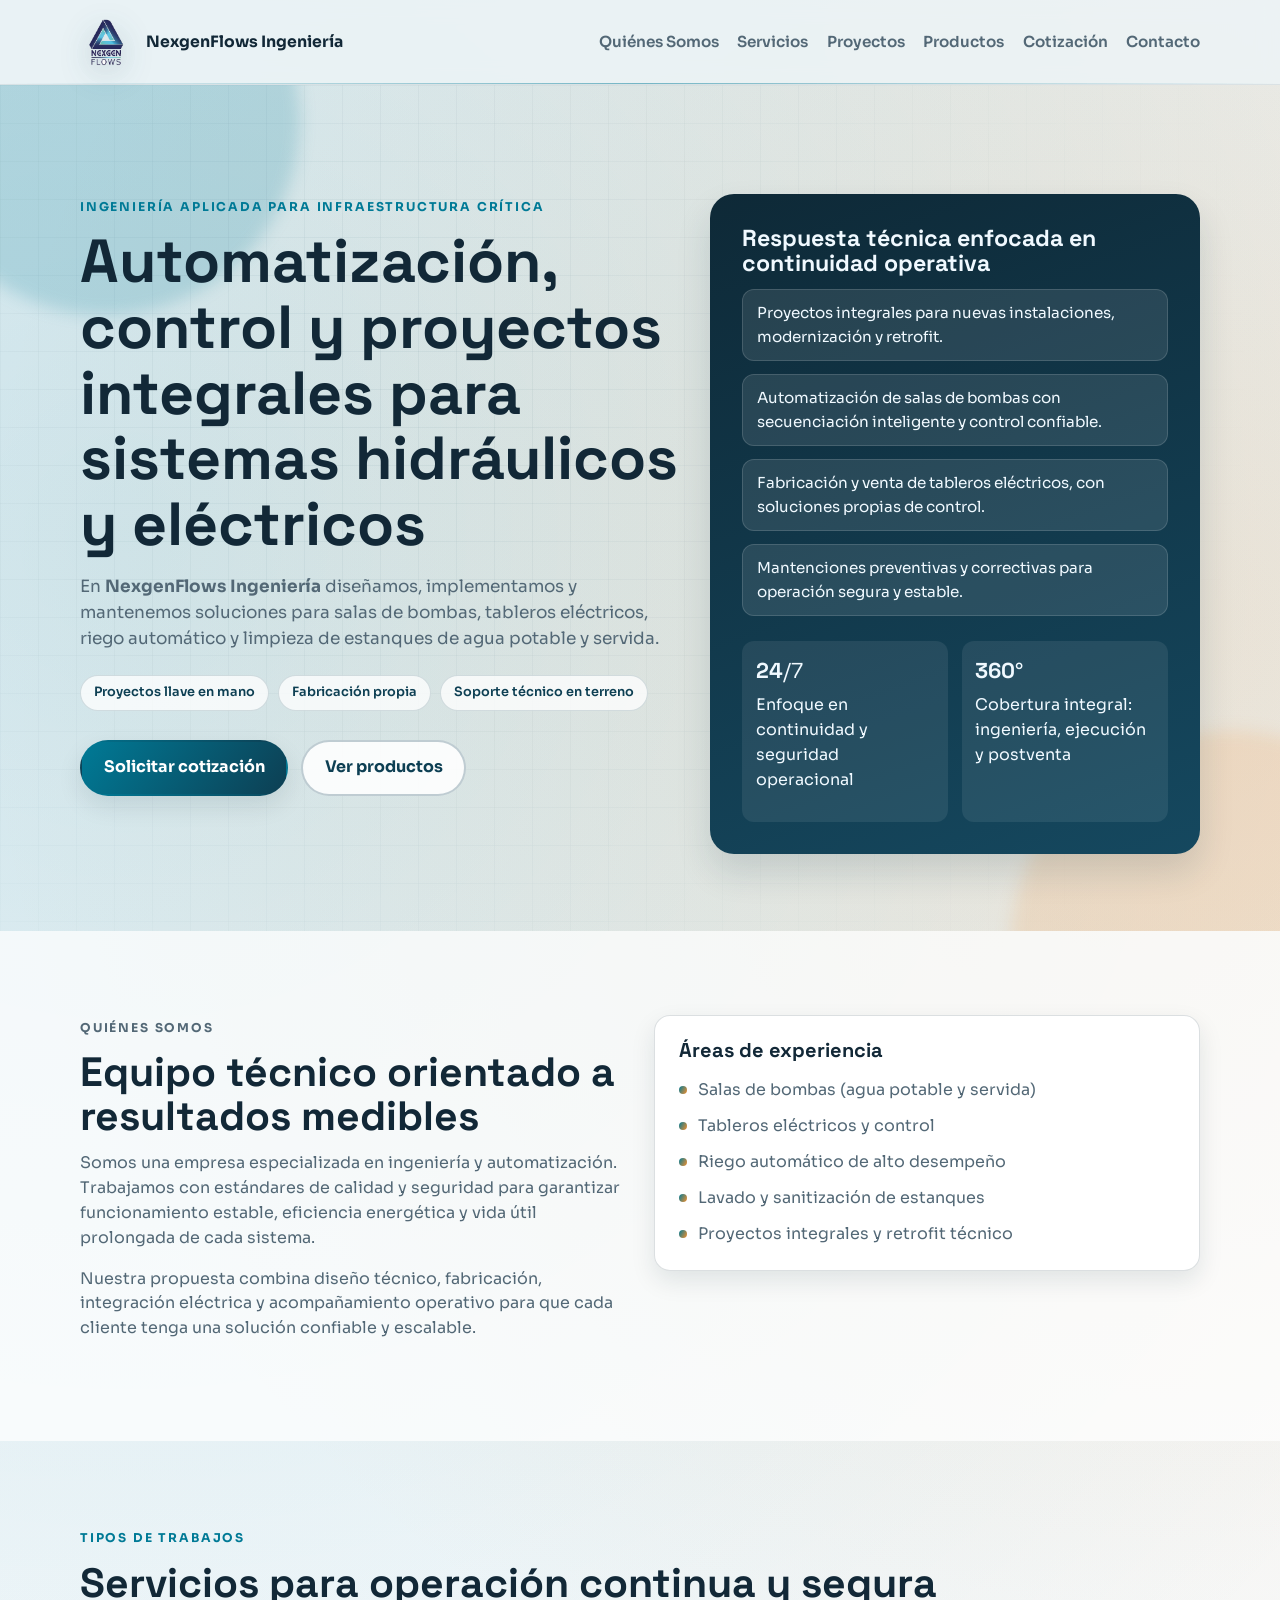
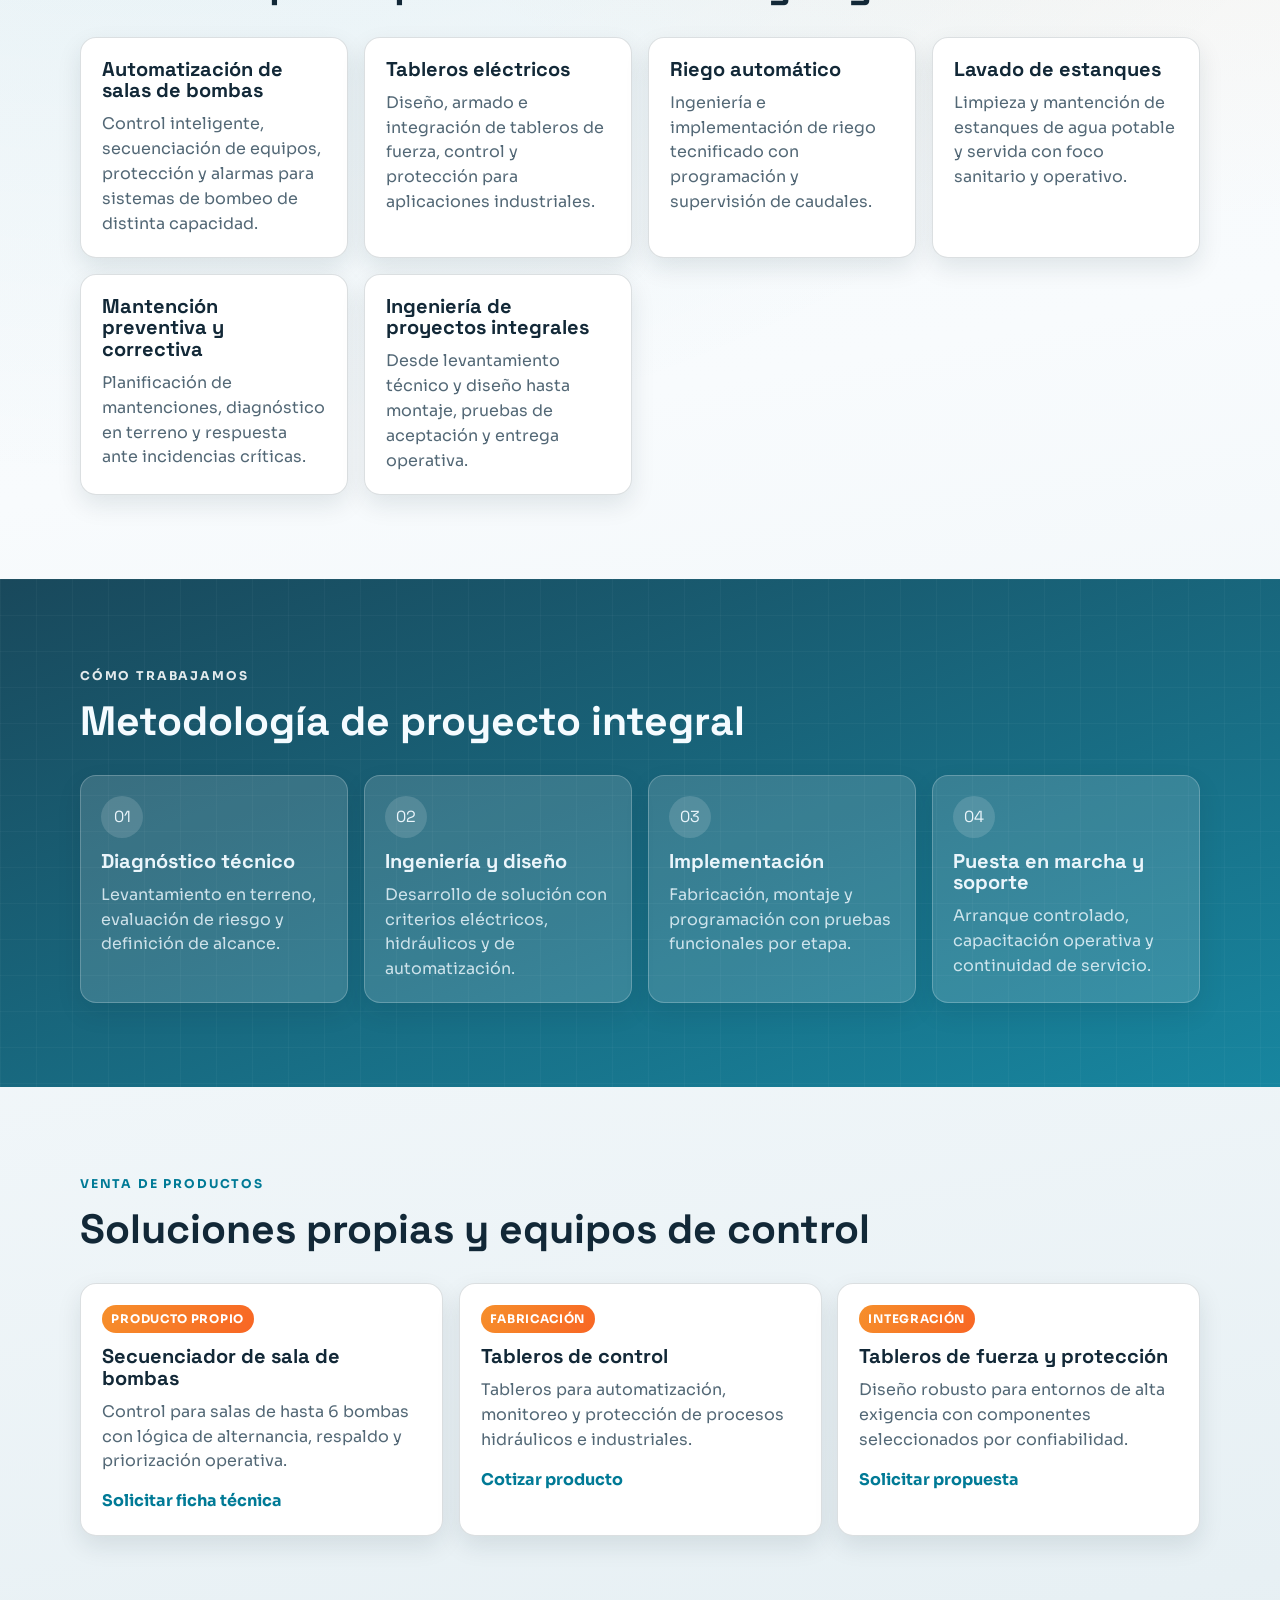
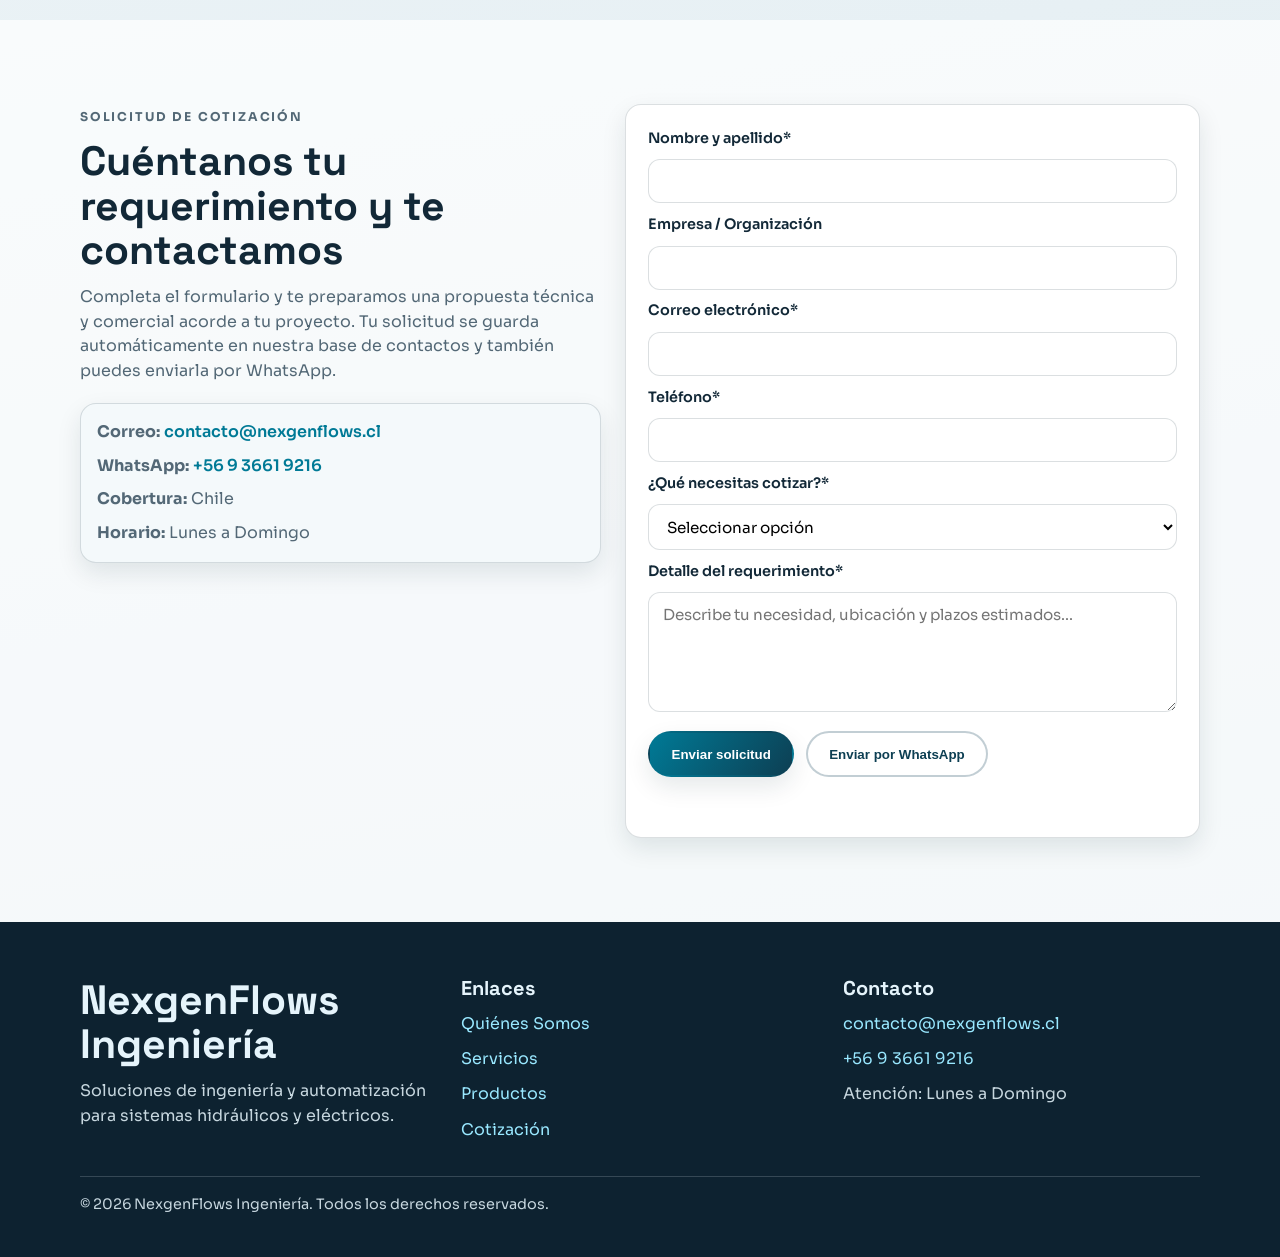
<file: index.html>
<!DOCTYPE html>
<html lang="es">
<head>
  <meta charset="UTF-8">
  <meta name="viewport" content="width=device-width, initial-scale=1.0">
  <meta name="description" content="NexgenFlows Ingeniería: proyectos integrales, automatización, mantenciones de salas de bombas, tableros eléctricos, riego automático y lavado de estanques.">
  <meta name="keywords" content="ingeniería, automatización, salas de bombas, tableros eléctricos, riego automático, lavado de estanques, secuenciador de bombas">
  <meta name="author" content="NexgenFlows Ingeniería">
  <meta name="theme-color" content="#0E2937">
  <meta property="og:type" content="website">
  <meta property="og:title" content="NexgenFlows Ingeniería">
  <meta property="og:description" content="Ingeniería, automatización y proyectos integrales para sistemas hidráulicos y eléctricos.">
  <meta property="og:url" content="https://www.nexgenflows.cl/">
  <meta property="og:image" content="https://www.nexgenflows.cl/assets/og-image.svg">
  <meta property="twitter:card" content="summary_large_image">
  <meta property="twitter:title" content="NexgenFlows Ingeniería">
  <meta property="twitter:description" content="Proyectos integrales, automatización y soluciones técnicas para infraestructura crítica.">
  <meta property="twitter:image" content="https://www.nexgenflows.cl/assets/og-image.svg">
  <link rel="canonical" href="https://www.nexgenflows.cl/">
  <link rel="icon" type="image/png" sizes="32x32" href="/assets/favicon-32.png">
  <link rel="icon" type="image/png" sizes="48x48" href="/assets/favicon-48.png">
  <link rel="icon" type="image/png" sizes="96x96" href="/assets/favicon-96.png">
  <link rel="apple-touch-icon" sizes="180x180" href="/assets/apple-touch-icon.png">
  <link rel="manifest" href="/site.webmanifest">
  <link rel="preconnect" href="https://fonts.googleapis.com">
  <link rel="preconnect" href="https://fonts.gstatic.com" crossorigin>
  <link href="https://fonts.googleapis.com/css2?family=Space+Grotesk:wght@500;700&family=Sora:wght@300;400;500;600;700&display=swap" rel="stylesheet">
  <link rel="stylesheet" href="styles.css">
  <meta name="robots" content="index,follow,max-image-preview:large,max-snippet:-1,max-video-preview:-1">
  <link rel="alternate" hreflang="es-CL" href="https://www.nexgenflows.cl/">
  <link rel="alternate" hreflang="x-default" href="https://www.nexgenflows.cl/">
  <title>NexgenFlows Ingeniería | Automatización, Salas de Bombas y Tableros Eléctricos</title>
  <script type="application/ld+json">
    {
      "@context": "https://schema.org",
      "@type": "Organization",
      "name": "NexgenFlows Ingeniería",
      "url": "https://www.nexgenflows.cl/",
      "logo": "https://www.nexgenflows.cl/assets/logo-nexgenflows.jpg",
      "email": "contacto@nexgenflows.cl",
      "telephone": "+56 9 3661 9216",
      "sameAs": []
    }
  </script>
  <script type="application/ld+json">
    {
      "@context": "https://schema.org",
      "@type": "WebSite",
      "name": "NexgenFlows Ingeniería",
      "url": "https://www.nexgenflows.cl/",
      "inLanguage": "es-CL"
    }
  </script>
</head>
<body>
  <div class="scroll-progress" id="scrollProgress" aria-hidden="true"></div>
  <a class="skip-link" href="#contenido">Ir al contenido</a>

  <header class="site-header" id="inicio">
    <div class="container header-wrap">
      <a class="brand" href="#inicio" aria-label="Ir al inicio">
        <img class="brand-logo" src="assets/logo-nexgenflows-transparent.png" alt="Logo NexgenFlows Ingeniería" loading="eager" decoding="async">
        <span class="brand-text">NexgenFlows Ingeniería</span>
      </a>

      <button class="menu-toggle" id="menuToggle" aria-expanded="false" aria-controls="mainNav" aria-label="Abrir menú">
        <span></span><span></span><span></span>
      </button>

      <nav id="mainNav" class="main-nav" aria-label="Navegación principal">
        <ul class="nav-links">
          <li><a href="#quienes-somos">Quiénes Somos</a></li>
          <li><a href="#servicios">Servicios</a></li>
          <li><a href="#proyectos">Proyectos</a></li>
          <li><a href="#productos">Productos</a></li>
          <li><a href="#cotizacion">Cotización</a></li>
          <li><a href="#contacto">Contacto</a></li>
        </ul>
      </nav>
    </div>
  </header>

  <main id="contenido">
    <section class="hero" aria-label="Presentación principal">
      <div class="hero-glow hero-glow-a"></div>
      <div class="hero-glow hero-glow-b"></div>
      <div class="container hero-grid">
        <div class="hero-copy reveal">
          <p class="eyebrow">Ingeniería aplicada para infraestructura crítica</p>
          <h1>Automatización, control y proyectos integrales para sistemas hidráulicos y eléctricos</h1>
          <p class="lead">
            En <strong>NexgenFlows Ingeniería</strong> diseñamos, implementamos y mantenemos soluciones para salas de bombas,
            tableros eléctricos, riego automático y limpieza de estanques de agua potable y servida.
          </p>
          <ul class="hero-badges" aria-label="Fortalezas de la empresa">
            <li>Proyectos llave en mano</li>
            <li>Fabricación propia</li>
            <li>Soporte técnico en terreno</li>
          </ul>
          <div class="hero-actions">
            <a class="btn btn-primary" href="#cotizacion">Solicitar cotización</a>
            <a class="btn btn-outline" href="#productos">Ver productos</a>
          </div>
        </div>

        <div class="hero-panel reveal" data-tilt>
          <h2>Respuesta técnica enfocada en continuidad operativa</h2>
          <ul class="feature-list">
            <li>Proyectos integrales para nuevas instalaciones, modernización y retrofit.</li>
            <li>Automatización de salas de bombas con secuenciación inteligente y control confiable.</li>
            <li>Fabricación y venta de tableros eléctricos, con soluciones propias de control.</li>
            <li>Mantenciones preventivas y correctivas para operación segura y estable.</li>
          </ul>
          <div class="hero-stats">
            <article>
              <span><strong class="counter" data-count="24">24</strong>/7</span>
              <p>Enfoque en continuidad y seguridad operacional</p>
            </article>
            <article>
              <span><strong class="counter" data-count="360">360</strong>°</span>
              <p>Cobertura integral: ingeniería, ejecución y postventa</p>
            </article>
          </div>
        </div>
      </div>
    </section>

    <section id="quienes-somos" class="section section-light">
      <div class="container grid-two">
        <div class="section-copy reveal">
          <p class="eyebrow">Quiénes Somos</p>
          <h2>Equipo técnico orientado a resultados medibles</h2>
          <p>
            Somos una empresa especializada en ingeniería y automatización. Trabajamos con estándares de calidad y
            seguridad para garantizar funcionamiento estable, eficiencia energética y vida útil prolongada de cada sistema.
          </p>
          <p>
            Nuestra propuesta combina diseño técnico, fabricación, integración eléctrica y acompañamiento operativo para que
            cada cliente tenga una solución confiable y escalable.
          </p>
        </div>

        <aside class="info-card reveal tilt-card" data-tilt>
          <h3>Áreas de experiencia</h3>
          <ul>
            <li>Salas de bombas (agua potable y servida)</li>
            <li>Tableros eléctricos y control</li>
            <li>Riego automático de alto desempeño</li>
            <li>Lavado y sanitización de estanques</li>
            <li>Proyectos integrales y retrofit técnico</li>
          </ul>
        </aside>
      </div>
    </section>

    <section id="servicios" class="section">
      <div class="container">
        <div class="section-head reveal">
          <p class="eyebrow">Tipos de trabajos</p>
          <h2>Servicios para operación continua y segura</h2>
        </div>
        <div class="card-grid">
          <article class="service-card reveal tilt-card" data-tilt>
            <h3>Automatización de salas de bombas</h3>
            <p>Control inteligente, secuenciación de equipos, protección y alarmas para sistemas de bombeo de distinta capacidad.</p>
          </article>
          <article class="service-card reveal tilt-card" data-tilt>
            <h3>Tableros eléctricos</h3>
            <p>Diseño, armado e integración de tableros de fuerza, control y protección para aplicaciones industriales.</p>
          </article>
          <article class="service-card reveal tilt-card" data-tilt>
            <h3>Riego automático</h3>
            <p>Ingeniería e implementación de riego tecnificado con programación y supervisión de caudales.</p>
          </article>
          <article class="service-card reveal tilt-card" data-tilt>
            <h3>Lavado de estanques</h3>
            <p>Limpieza y mantención de estanques de agua potable y servida con foco sanitario y operativo.</p>
          </article>
          <article class="service-card reveal tilt-card" data-tilt>
            <h3>Mantención preventiva y correctiva</h3>
            <p>Planificación de mantenciones, diagnóstico en terreno y respuesta ante incidencias críticas.</p>
          </article>
          <article class="service-card reveal tilt-card" data-tilt>
            <h3>Ingeniería de proyectos integrales</h3>
            <p>Desde levantamiento técnico y diseño hasta montaje, pruebas de aceptación y entrega operativa.</p>
          </article>
        </div>
      </div>
    </section>

    <section id="proyectos" class="section section-band">
      <div class="container">
        <div class="section-head reveal">
          <p class="eyebrow">Cómo trabajamos</p>
          <h2>Metodología de proyecto integral</h2>
        </div>
        <div class="steps">
          <article class="step reveal tilt-card" data-tilt>
            <span>01</span>
            <h3>Diagnóstico técnico</h3>
            <p>Levantamiento en terreno, evaluación de riesgo y definición de alcance.</p>
          </article>
          <article class="step reveal tilt-card" data-tilt>
            <span>02</span>
            <h3>Ingeniería y diseño</h3>
            <p>Desarrollo de solución con criterios eléctricos, hidráulicos y de automatización.</p>
          </article>
          <article class="step reveal tilt-card" data-tilt>
            <span>03</span>
            <h3>Implementación</h3>
            <p>Fabricación, montaje y programación con pruebas funcionales por etapa.</p>
          </article>
          <article class="step reveal tilt-card" data-tilt>
            <span>04</span>
            <h3>Puesta en marcha y soporte</h3>
            <p>Arranque controlado, capacitación operativa y continuidad de servicio.</p>
          </article>
        </div>
      </div>
    </section>

    <section id="productos" class="section">
      <div class="container">
        <div class="section-head reveal">
          <p class="eyebrow">Venta de productos</p>
          <h2>Soluciones propias y equipos de control</h2>
        </div>
        <div class="card-grid products-grid">
          <article class="product-card reveal tilt-card" data-tilt>
            <div class="product-tag">Producto propio</div>
            <h3>Secuenciador de sala de bombas</h3>
            <p>Control para salas de hasta 6 bombas con lógica de alternancia, respaldo y priorización operativa.</p>
            <a href="#cotizacion" class="text-link">Solicitar ficha técnica</a>
          </article>
          <article class="product-card reveal tilt-card" data-tilt>
            <div class="product-tag">Fabricación</div>
            <h3>Tableros de control</h3>
            <p>Tableros para automatización, monitoreo y protección de procesos hidráulicos e industriales.</p>
            <a href="#cotizacion" class="text-link">Cotizar producto</a>
          </article>
          <article class="product-card reveal tilt-card" data-tilt>
            <div class="product-tag">Integración</div>
            <h3>Tableros de fuerza y protección</h3>
            <p>Diseño robusto para entornos de alta exigencia con componentes seleccionados por confiabilidad.</p>
            <a href="#cotizacion" class="text-link">Solicitar propuesta</a>
          </article>
        </div>
      </div>
    </section>

    <section id="cotizacion" class="section section-light">
      <div class="container quote-layout">
        <div class="section-copy reveal">
          <p class="eyebrow">Solicitud de cotización</p>
          <h2>Cuéntanos tu requerimiento y te contactamos</h2>
          <p>
            Completa el formulario y te preparamos una propuesta técnica y comercial acorde a tu proyecto.
            Tu solicitud se guarda automáticamente en nuestra base de contactos y también puedes enviarla por WhatsApp.
          </p>
          <div class="contact-card">
            <p><strong>Correo:</strong> <a id="contactEmailLink" href="mailto:contacto@nexgenflows.cl">contacto@nexgenflows.cl</a></p>
            <p><strong>WhatsApp:</strong> <a id="contactWhatsappLink" href="https://wa.me/56936619216" target="_blank" rel="noopener noreferrer">+56 9 3661 9216</a></p>
            <p><strong>Cobertura:</strong> Chile</p>
            <p><strong>Horario:</strong> Lunes a Domingo</p>
          </div>
        </div>

        <form id="quoteForm" class="quote-form reveal" novalidate>
          <label for="nombre">Nombre y apellido*</label>
          <input id="nombre" name="nombre" type="text" required>

          <label for="empresa">Empresa / Organización</label>
          <input id="empresa" name="empresa" type="text">

          <label for="correo">Correo electrónico*</label>
          <input id="correo" name="correo" type="email" required>

          <label for="telefono">Teléfono*</label>
          <input id="telefono" name="telefono" type="tel" required>

          <label for="tipo">¿Qué necesitas cotizar?*</label>
          <select id="tipo" name="tipo" required>
            <option value="">Seleccionar opción</option>
            <option>Automatización de sala de bombas</option>
            <option>Tablero eléctrico</option>
            <option>Riego automático</option>
            <option>Lavado de estanques</option>
            <option>Secuenciador hasta 6 bombas</option>
            <option>Proyecto integral</option>
            <option>Otro</option>
          </select>

          <label for="mensaje">Detalle del requerimiento*</label>
          <textarea id="mensaje" name="mensaje" rows="5" minlength="8" required placeholder="Describe tu necesidad, ubicación y plazos estimados..."></textarea>

          <div class="hp-field" aria-hidden="true">
            <label for="website">Sitio web</label>
            <input id="website" name="website" type="text" tabindex="-1" autocomplete="off">
          </div>

          <div class="form-actions">
            <button type="submit" class="btn btn-primary">Enviar solicitud</button>
            <button type="button" id="sendWhatsapp" class="btn btn-outline">Enviar por WhatsApp</button>
          </div>
          <p class="form-note" id="formFeedback" role="status" aria-live="polite"></p>
        </form>
      </div>
    </section>
  </main>

  <footer id="contacto" class="site-footer">
    <div class="container footer-grid">
      <div>
        <h2>NexgenFlows Ingeniería</h2>
        <p>Soluciones de ingeniería y automatización para sistemas hidráulicos y eléctricos.</p>
      </div>
      <div>
        <h3>Enlaces</h3>
        <ul>
          <li><a href="#quienes-somos">Quiénes Somos</a></li>
          <li><a href="#servicios">Servicios</a></li>
          <li><a href="#productos">Productos</a></li>
          <li><a href="#cotizacion">Cotización</a></li>
        </ul>
      </div>
      <div>
        <h3>Contacto</h3>
        <ul>
          <li><a id="footerEmail" href="mailto:contacto@nexgenflows.cl">contacto@nexgenflows.cl</a></li>
          <li><a id="footerWhatsapp" href="https://wa.me/56936619216" target="_blank" rel="noopener noreferrer">+56 9 3661 9216</a></li>
          <li>Atención: Lunes a Domingo</li>
        </ul>
      </div>
    </div>
    <div class="container footer-bottom">
      <p>&copy; <span id="year"></span> NexgenFlows Ingeniería. Todos los derechos reservados.</p>
    </div>
  </footer>

  <script src="script.js"></script>
</body>
</html>
</file>
<file: styles.css>
:root {
  --bg: #edf4f7;
  --bg-alt: #d6e5eb;
  --surface: #ffffff;
  --surface-2: #f4f9fb;
  --text: #122837;
  --text-muted: #536876;
  --primary: #007a96;
  --primary-deep: #0d3f53;
  --accent: #f68f2b;
  --ring: rgba(0, 122, 150, 0.28);
  --border: rgba(18, 40, 55, 0.15);
  --shadow-soft: 0 18px 35px rgba(12, 49, 65, 0.14);
  --shadow-card: 0 10px 25px rgba(14, 37, 51, 0.1);
  --radius-lg: 24px;
  --radius-md: 16px;
  --radius-sm: 12px;
  --container: min(1120px, 92vw);
}

* {
  box-sizing: border-box;
}

html {
  scroll-behavior: smooth;
}

body {
  margin: 0;
  font-family: "Sora", sans-serif;
  color: var(--text);
  background:
    radial-gradient(circle at 10% 12%, rgba(0, 122, 150, 0.14), transparent 38%),
    radial-gradient(circle at 92% 14%, rgba(246, 143, 43, 0.16), transparent 30%),
    linear-gradient(170deg, var(--bg) 0%, #f8fbfd 45%, var(--bg-alt) 100%);
  line-height: 1.55;
  min-height: 100vh;
}

h1,
h2,
h3 {
  font-family: "Space Grotesk", sans-serif;
  line-height: 1.08;
  margin-top: 0;
}

h1 {
  font-size: clamp(2rem, 5vw, 3.8rem);
  margin-bottom: 1rem;
}

h2 {
  font-size: clamp(1.7rem, 3.2vw, 2.7rem);
  margin-bottom: 0.8rem;
}

h3 {
  font-size: 1.25rem;
  margin-bottom: 0.65rem;
}

p {
  margin-top: 0;
}

a {
  color: inherit;
  text-decoration: none;
}

ul {
  margin: 0;
  padding: 0;
  list-style: none;
}

.container {
  width: var(--container);
  margin: 0 auto;
}

.scroll-progress {
  position: fixed;
  inset: 0 0 auto;
  height: 4px;
  background: linear-gradient(90deg, var(--primary), #0bb5cf, var(--accent));
  transform-origin: left;
  transform: scaleX(0);
  z-index: 80;
}

.skip-link {
  position: absolute;
  left: -999px;
  top: 1rem;
  background: var(--primary-deep);
  color: #fff;
  padding: 0.75rem 1rem;
  border-radius: var(--radius-sm);
  z-index: 100;
}

.skip-link:focus {
  left: 1rem;
}

.site-header {
  position: sticky;
  top: 0;
  z-index: 40;
  backdrop-filter: blur(10px);
  background: rgba(237, 244, 247, 0.82);
  border-bottom: 1px solid rgba(18, 40, 55, 0.08);
  transition: background 0.25s ease, box-shadow 0.25s ease;
}

.site-header::after {
  content: "";
  position: absolute;
  inset: auto 0 0;
  height: 1px;
  background: linear-gradient(90deg, transparent, rgba(0, 122, 150, 0.5), transparent);
}

.site-header.is-scrolled {
  background: rgba(248, 252, 254, 0.92);
  box-shadow: 0 10px 24px rgba(13, 40, 55, 0.12);
}

.header-wrap {
  display: flex;
  align-items: center;
  justify-content: space-between;
  gap: 1rem;
  min-height: 84px;
  transition: min-height 0.25s ease;
}

.site-header.is-scrolled .header-wrap {
  min-height: 76px;
}

.brand {
  display: flex;
  align-items: center;
  gap: 0.75rem;
  font-weight: 700;
}

.brand-logo {
  width: 54px;
  height: 54px;
  object-fit: contain;
  filter: drop-shadow(0 10px 16px rgba(13, 63, 83, 0.22));
}

.brand-text {
  font-size: 0.98rem;
}

.main-nav .nav-links {
  display: flex;
  align-items: center;
  gap: 1.15rem;
}

.nav-links a {
  color: var(--text-muted);
  font-size: 0.95rem;
  font-weight: 600;
  position: relative;
  transition: color 0.2s ease;
}

.nav-links a::after {
  content: "";
  position: absolute;
  left: 0;
  bottom: -6px;
  width: 100%;
  height: 2px;
  background: linear-gradient(90deg, var(--primary), var(--accent));
  transform: scaleX(0);
  transform-origin: left;
  transition: transform 0.25s ease;
}

.nav-links a:hover,
.nav-links a:focus-visible {
  color: var(--text);
}

.nav-links a:hover::after,
.nav-links a:focus-visible::after {
  transform: scaleX(1);
}

.menu-toggle {
  display: none;
  border: 0;
  background: transparent;
  flex-direction: column;
  gap: 5px;
  padding: 0.45rem;
  cursor: pointer;
}

.menu-toggle span {
  width: 25px;
  height: 2px;
  background: var(--text);
  border-radius: 10px;
  transition: transform 0.2s ease, opacity 0.2s ease;
}

.menu-toggle[aria-expanded="true"] span:nth-child(1) {
  transform: translateY(7px) rotate(45deg);
}

.menu-toggle[aria-expanded="true"] span:nth-child(2) {
  opacity: 0;
}

.menu-toggle[aria-expanded="true"] span:nth-child(3) {
  transform: translateY(-7px) rotate(-45deg);
}

.section {
  padding: 5.25rem 0;
}

.section-light {
  background: rgba(255, 255, 255, 0.72);
}

.section-band {
  position: relative;
  background: linear-gradient(160deg, rgba(13, 63, 83, 0.95), rgba(0, 122, 150, 0.9));
  color: #f4fbff;
}

.section-band::before {
  content: "";
  position: absolute;
  inset: 0;
  background-image: linear-gradient(rgba(255, 255, 255, 0.03) 1px, transparent 1px), linear-gradient(90deg, rgba(255, 255, 255, 0.03) 1px, transparent 1px);
  background-size: 36px 36px;
  pointer-events: none;
}

.section-band .container {
  position: relative;
}

.section-head {
  margin-bottom: 2rem;
}

.eyebrow {
  display: inline-flex;
  align-items: center;
  gap: 0.4rem;
  margin-bottom: 0.8rem;
  text-transform: uppercase;
  letter-spacing: 0.15em;
  font-size: 0.76rem;
  font-weight: 700;
  color: var(--primary);
}

.section-band .eyebrow {
  color: rgba(255, 255, 255, 0.88);
}

.hero {
  padding: 6.8rem 0 4.8rem;
  position: relative;
  overflow: hidden;
}

.hero::before {
  content: "";
  position: absolute;
  inset: 0;
  background-image: linear-gradient(rgba(13, 63, 83, 0.05) 1px, transparent 1px), linear-gradient(90deg, rgba(13, 63, 83, 0.05) 1px, transparent 1px);
  background-size: 38px 38px;
  mask-image: radial-gradient(circle at 30% 35%, black, transparent 85%);
  pointer-events: none;
}

.hero-glow {
  position: absolute;
  border-radius: 999px;
  filter: blur(8px);
  z-index: -1;
}

.hero-glow-a {
  width: 390px;
  height: 390px;
  background: rgba(0, 122, 150, 0.18);
  top: -160px;
  left: -90px;
  animation: drift 10s ease-in-out infinite;
}

.hero-glow-b {
  width: 440px;
  height: 440px;
  background: rgba(246, 143, 43, 0.14);
  right: -170px;
  bottom: -240px;
  animation: drift 11s ease-in-out infinite reverse;
}

.hero-grid {
  display: grid;
  grid-template-columns: 1.1fr 0.9fr;
  gap: 2rem;
  align-items: start;
}

.lead {
  color: var(--text-muted);
  font-size: 1.06rem;
  max-width: 60ch;
}

.hero-badges {
  margin-top: 1.4rem;
  display: flex;
  flex-wrap: wrap;
  gap: 0.6rem;
}

.hero-badges li {
  background: rgba(255, 255, 255, 0.76);
  border: 1px solid rgba(13, 63, 83, 0.16);
  border-radius: 999px;
  padding: 0.45rem 0.8rem;
  font-size: 0.8rem;
  font-weight: 600;
  color: var(--primary-deep);
}

.hero-actions {
  margin-top: 1.8rem;
  display: flex;
  flex-wrap: wrap;
  gap: 0.8rem;
}

.btn {
  border-radius: 999px;
  padding: 0.85rem 1.35rem;
  font-weight: 700;
  border: 2px solid transparent;
  transition: transform 0.2s ease, box-shadow 0.2s ease, background 0.2s ease;
  cursor: pointer;
}

.btn:hover,
.btn:focus-visible {
  transform: translateY(-2px);
}

.btn-primary {
  color: #fff;
  background: linear-gradient(125deg, var(--primary), var(--primary-deep));
  box-shadow: var(--shadow-card);
}

.btn-primary:hover,
.btn-primary:focus-visible {
  box-shadow: 0 14px 28px rgba(13, 63, 83, 0.3);
}

.btn-outline {
  color: var(--primary-deep);
  border-color: rgba(13, 63, 83, 0.25);
  background: rgba(255, 255, 255, 0.88);
}

.hero-panel {
  background: linear-gradient(160deg, #0e2937, #15485f);
  color: #f0f9ff;
  padding: 2rem;
  border-radius: var(--radius-lg);
  box-shadow: var(--shadow-soft);
}

.hero-panel h2 {
  font-size: 1.45rem;
}

.feature-list {
  display: grid;
  gap: 0.8rem;
  margin-bottom: 1.6rem;
}

.feature-list li {
  background: rgba(255, 255, 255, 0.1);
  border: 1px solid rgba(255, 255, 255, 0.14);
  border-radius: var(--radius-sm);
  padding: 0.72rem 0.86rem;
  font-size: 0.95rem;
}

.hero-stats {
  display: grid;
  grid-template-columns: repeat(2, 1fr);
  gap: 0.85rem;
}

.hero-stats article {
  border-radius: var(--radius-sm);
  padding: 0.82rem;
  background: rgba(255, 255, 255, 0.08);
}

.hero-stats span {
  display: block;
  font-family: "Space Grotesk", sans-serif;
  font-size: 1.35rem;
  margin-bottom: 0.35rem;
}

.counter {
  display: inline-block;
  min-width: 1.4ch;
}

.grid-two {
  display: grid;
  gap: 1.8rem;
  grid-template-columns: repeat(2, minmax(0, 1fr));
  align-items: start;
}

.section-copy p {
  color: var(--text-muted);
}

.info-card,
.service-card,
.product-card,
.step,
.quote-form,
.contact-card {
  border: 1px solid var(--border);
  border-radius: var(--radius-md);
  background: var(--surface);
  box-shadow: var(--shadow-card);
}

.tilt-card {
  transform-style: preserve-3d;
  will-change: transform;
  transition: transform 0.22s ease, box-shadow 0.22s ease;
}

.tilt-card::after {
  content: "";
  position: absolute;
  inset: 1px;
  border-radius: inherit;
  pointer-events: none;
  border: 1px solid rgba(255, 255, 255, 0.42);
  opacity: 0;
  transition: opacity 0.2s ease;
}

.tilt-card:hover::after {
  opacity: 1;
}

.info-card {
  position: relative;
  padding: 1.5rem;
}

.info-card ul {
  display: grid;
  gap: 0.7rem;
  margin-top: 1rem;
}

.info-card li {
  position: relative;
  padding-left: 1.2rem;
  color: var(--text-muted);
}

.info-card li::before {
  content: "";
  width: 8px;
  height: 8px;
  border-radius: 999px;
  background: linear-gradient(120deg, var(--primary), var(--accent));
  position: absolute;
  left: 0;
  top: 0.52rem;
}

.card-grid {
  display: grid;
  gap: 1rem;
  grid-template-columns: repeat(auto-fit, minmax(240px, 1fr));
}

.service-card,
.product-card {
  position: relative;
  padding: 1.3rem;
}

.service-card:hover,
.product-card:hover {
  transform: translateY(-4px);
  box-shadow: 0 18px 28px rgba(14, 37, 51, 0.16);
}

.service-card p,
.product-card p {
  color: var(--text-muted);
  margin-bottom: 0;
}

.steps {
  display: grid;
  gap: 1rem;
  grid-template-columns: repeat(auto-fit, minmax(215px, 1fr));
}

.step {
  position: relative;
  background: rgba(255, 255, 255, 0.14);
  border-color: rgba(255, 255, 255, 0.22);
  color: #eaf5fb;
  padding: 1.25rem;
}

.step span {
  display: inline-flex;
  width: 42px;
  height: 42px;
  border-radius: 50%;
  background: rgba(255, 255, 255, 0.14);
  align-items: center;
  justify-content: center;
  margin-bottom: 0.8rem;
  font-family: "Space Grotesk", sans-serif;
}

.step p {
  color: rgba(234, 245, 251, 0.84);
  margin-bottom: 0;
}

.product-tag {
  display: inline-flex;
  margin-bottom: 0.8rem;
  padding: 0.32rem 0.6rem;
  border-radius: 999px;
  font-size: 0.74rem;
  letter-spacing: 0.06em;
  text-transform: uppercase;
  font-weight: 700;
  color: #fff;
  background: linear-gradient(120deg, var(--accent), #f86624);
}

.text-link {
  display: inline-block;
  margin-top: 0.95rem;
  color: var(--primary);
  font-weight: 700;
  position: relative;
}

.text-link::after {
  content: "";
  position: absolute;
  left: 0;
  bottom: -3px;
  width: 100%;
  height: 2px;
  background: currentColor;
  transform: scaleX(0);
  transform-origin: left;
  transition: transform 0.2s ease;
}

.text-link:hover::after,
.text-link:focus-visible::after {
  transform: scaleX(1);
}

.quote-layout {
  display: grid;
  gap: 1.5rem;
  grid-template-columns: 0.95fr 1.05fr;
  align-items: start;
}

.contact-card {
  margin-top: 1.2rem;
  padding: 1rem;
  background: var(--surface-2);
}

.contact-card p {
  margin-bottom: 0.55rem;
}

.contact-card p:last-child {
  margin-bottom: 0;
}

.contact-card a {
  color: var(--primary);
  font-weight: 600;
}

.quote-form {
  padding: 1.4rem;
  display: grid;
  gap: 0.62rem;
  position: relative;
}

.quote-form label {
  font-size: 0.9rem;
  font-weight: 600;
}

.quote-form input,
.quote-form select,
.quote-form textarea {
  width: 100%;
  border-radius: var(--radius-sm);
  border: 1px solid var(--border);
  padding: 0.72rem 0.85rem;
  font-family: inherit;
  font-size: 0.95rem;
  background: #fff;
}

.quote-form textarea {
  resize: vertical;
}

.quote-form input:focus,
.quote-form select:focus,
.quote-form textarea:focus {
  outline: 2px solid var(--ring);
  outline-offset: 1px;
  border-color: var(--primary);
}

.form-actions {
  margin-top: 0.55rem;
  display: flex;
  flex-wrap: wrap;
  gap: 0.7rem;
}

.form-note {
  margin: 0.4rem 0 0;
  min-height: 1.3rem;
  color: var(--primary-deep);
  font-size: 0.9rem;
}

.hp-field {
  position: absolute;
  left: -9999px;
  width: 1px;
  height: 1px;
  overflow: hidden;
  opacity: 0;
  pointer-events: none;
}

.quote-form button:disabled {
  opacity: 0.65;
  cursor: not-allowed;
  transform: none;
}

.site-footer {
  background: #0d2230;
  color: #e5f4fb;
  padding-top: 3.5rem;
}

.footer-grid {
  display: grid;
  gap: 1.5rem;
  grid-template-columns: repeat(auto-fit, minmax(220px, 1fr));
}

.site-footer h2,
.site-footer h3 {
  margin-bottom: 0.8rem;
}

.site-footer p,
.site-footer li {
  color: rgba(229, 244, 251, 0.86);
}

.site-footer ul {
  display: grid;
  gap: 0.65rem;
}

.site-footer a {
  color: #99e8ff;
}

.footer-bottom {
  margin-top: 2rem;
  border-top: 1px solid rgba(229, 244, 251, 0.18);
  padding: 1rem 0 1.7rem;
  font-size: 0.9rem;
}

.reveal {
  opacity: 0;
  transform: translateY(16px);
  transition: opacity 0.6s ease, transform 0.6s ease;
  transition-delay: var(--reveal-delay, 0ms);
}

.reveal.is-visible {
  opacity: 1;
  transform: translateY(0);
}

@keyframes drift {
  0%,
  100% {
    transform: translate(0, 0);
  }
  50% {
    transform: translate(16px, -12px);
  }
}

@media (max-width: 960px) {
  .hero-grid,
  .grid-two,
  .quote-layout {
    grid-template-columns: 1fr;
  }

  .brand-logo {
    width: 48px;
    height: 48px;
  }

  .main-nav {
    position: absolute;
    right: 4vw;
    top: 76px;
    width: min(320px, 92vw);
    background: #ffffff;
    border: 1px solid var(--border);
    border-radius: var(--radius-md);
    box-shadow: var(--shadow-soft);
    opacity: 0;
    pointer-events: none;
    transform: translateY(-8px);
    transition: opacity 0.24s ease, transform 0.24s ease;
  }

  .main-nav.open {
    opacity: 1;
    pointer-events: auto;
    transform: translateY(0);
  }

  .main-nav .nav-links {
    flex-direction: column;
    align-items: stretch;
    gap: 0;
    padding: 0.6rem;
  }

  .main-nav .nav-links li + li {
    border-top: 1px solid rgba(18, 40, 55, 0.08);
  }

  .main-nav .nav-links a {
    display: block;
    padding: 0.82rem 0.75rem;
  }

  .menu-toggle {
    display: inline-flex;
  }
}

@media (max-width: 600px) {
  .section {
    padding: 4.1rem 0;
  }

  .hero {
    padding: 5.4rem 0 3.7rem;
  }

  .hero-panel,
  .service-card,
  .product-card,
  .quote-form,
  .info-card,
  .step {
    padding: 1.05rem;
  }

  .hero-stats {
    grid-template-columns: 1fr;
  }

  .form-actions {
    flex-direction: column;
  }

  .form-actions .btn {
    width: 100%;
    text-align: center;
  }
}

@media (prefers-reduced-motion: reduce) {
  html {
    scroll-behavior: auto;
  }

  * {
    animation: none !important;
    transition: none !important;
  }

  .reveal {
    opacity: 1;
    transform: none;
  }
}
</file>
